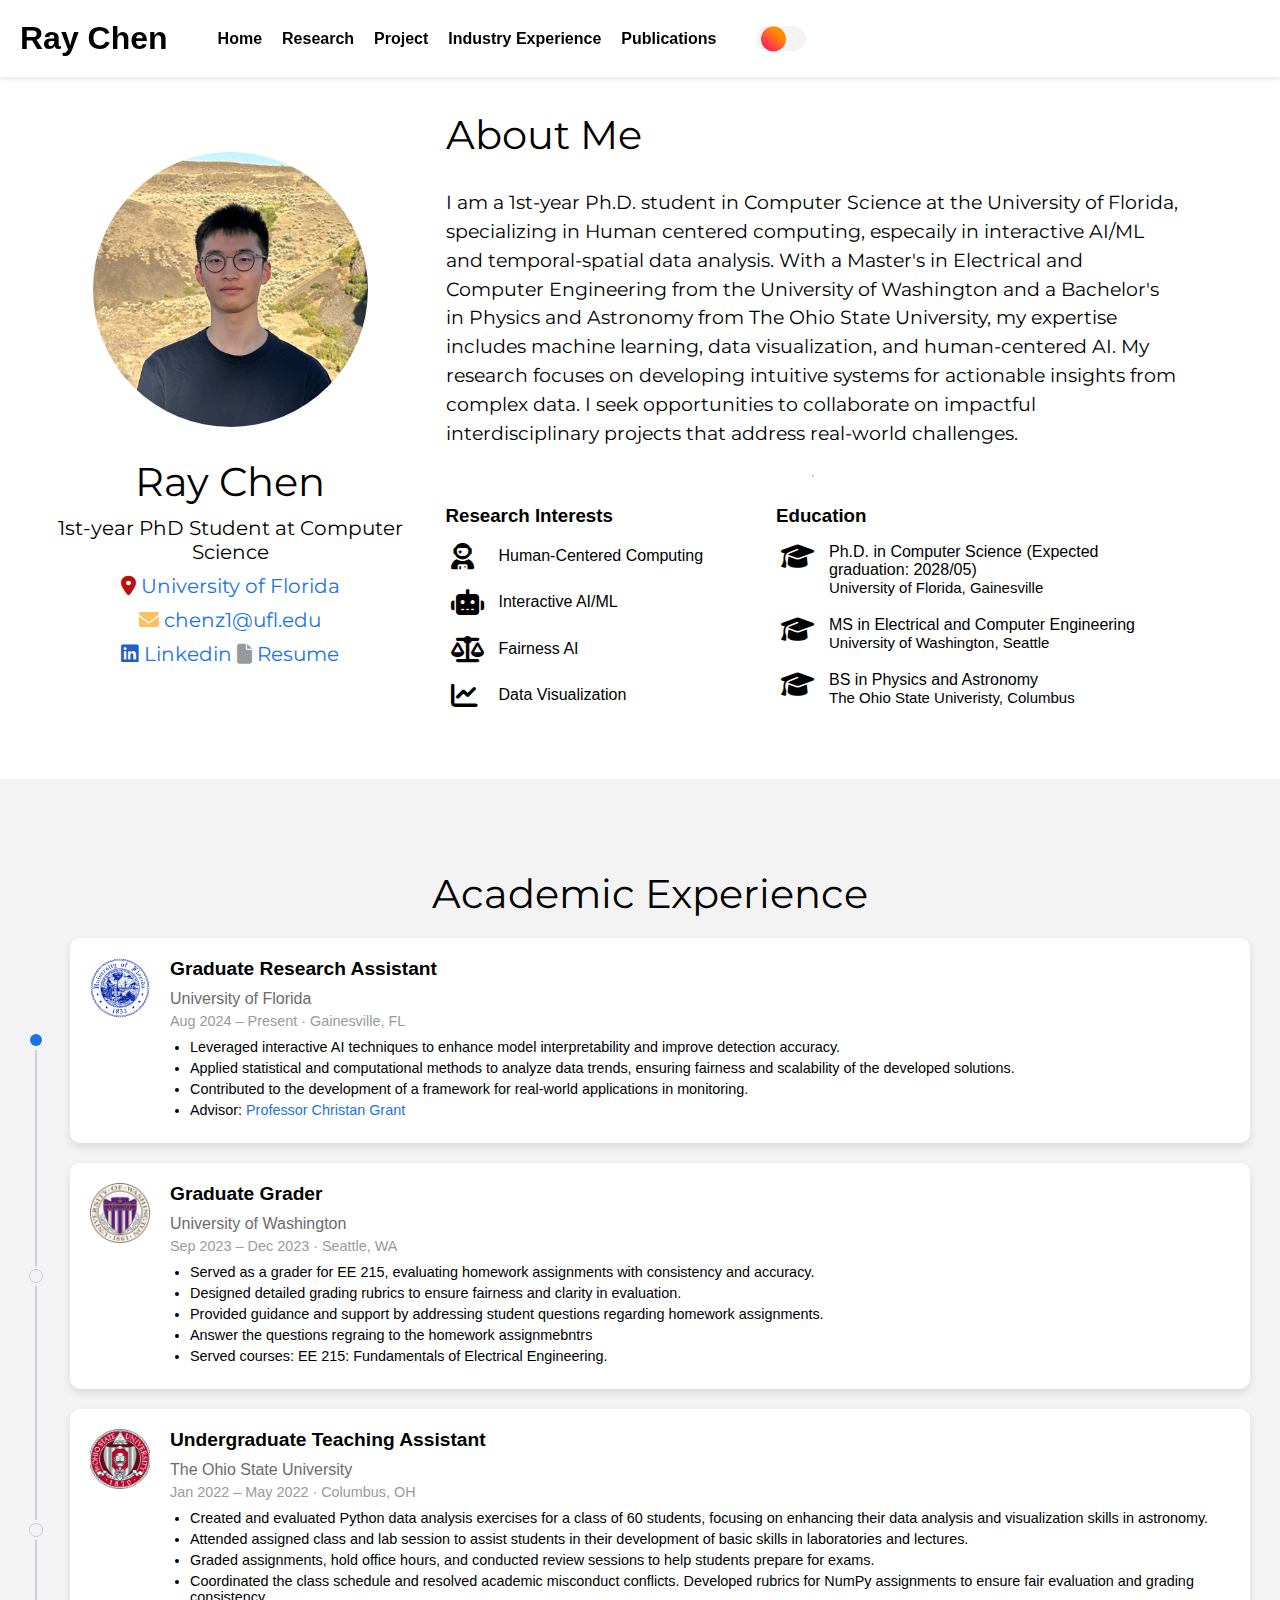
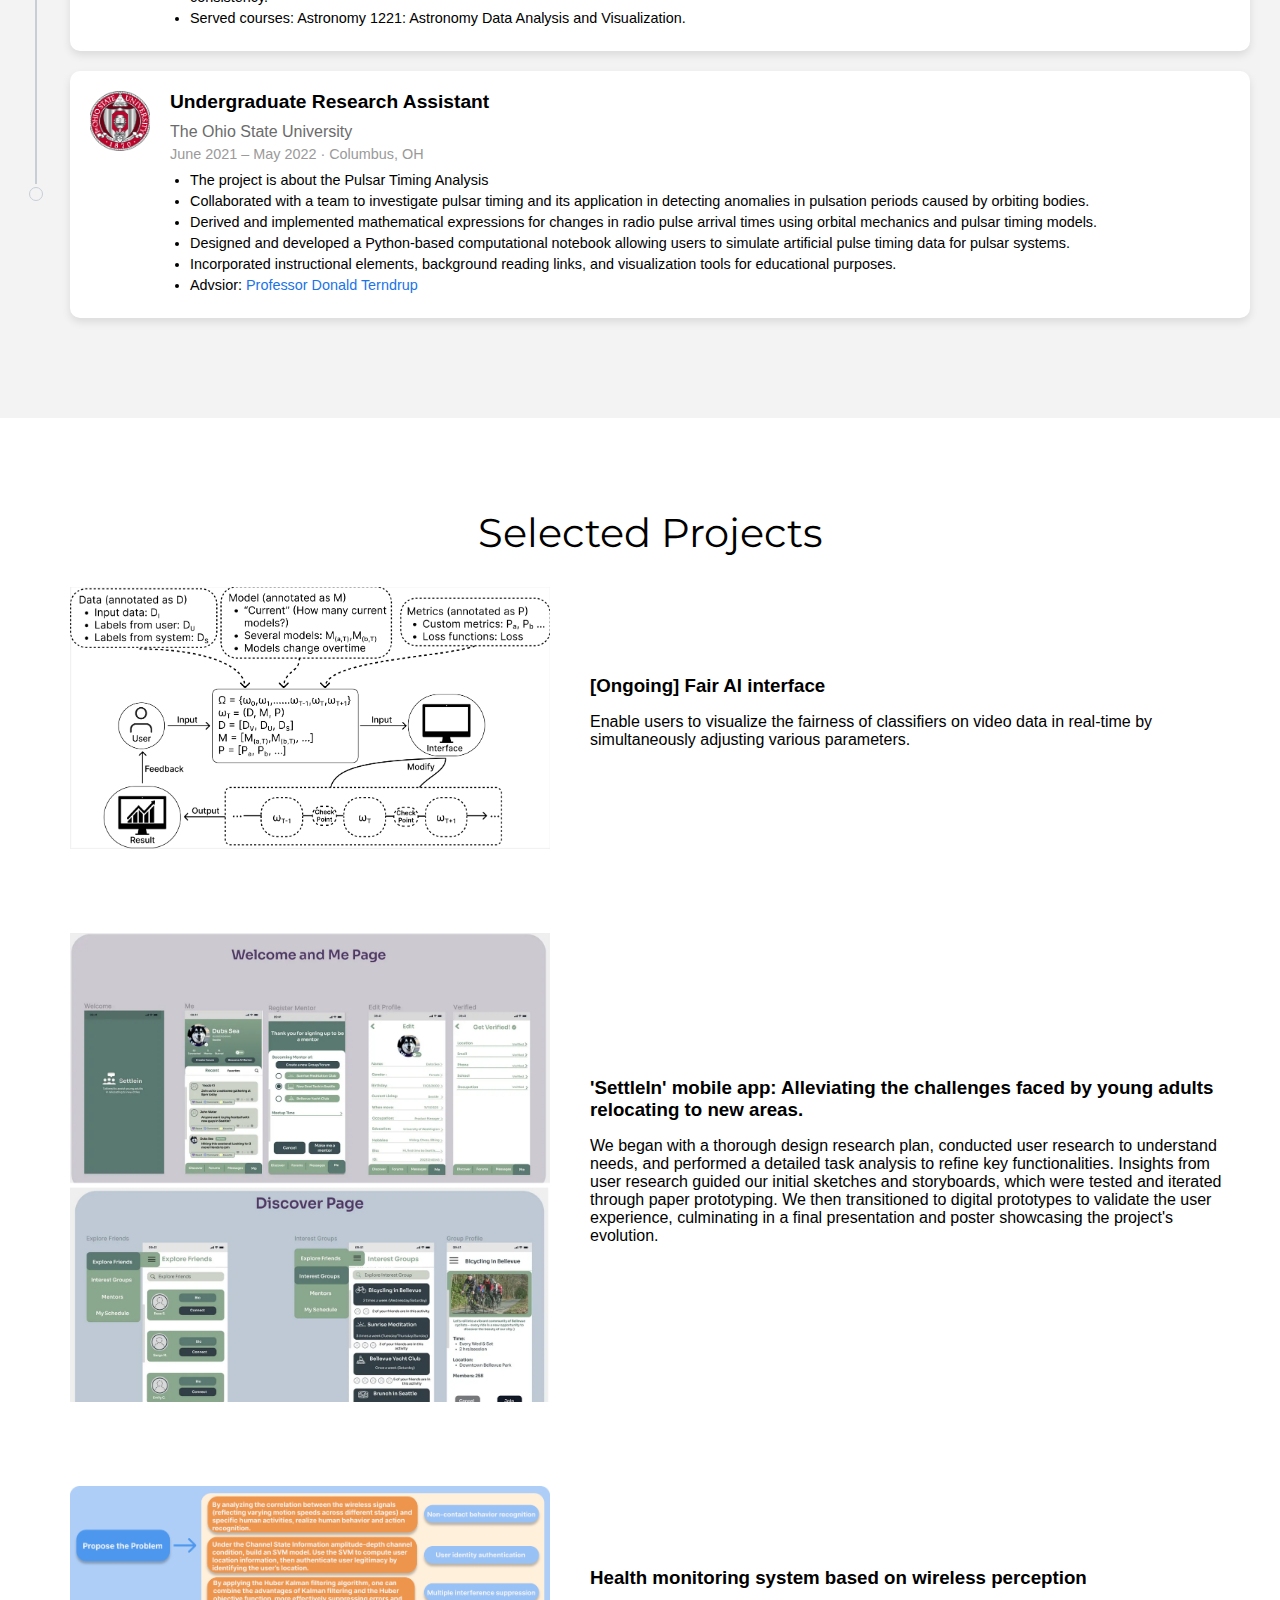
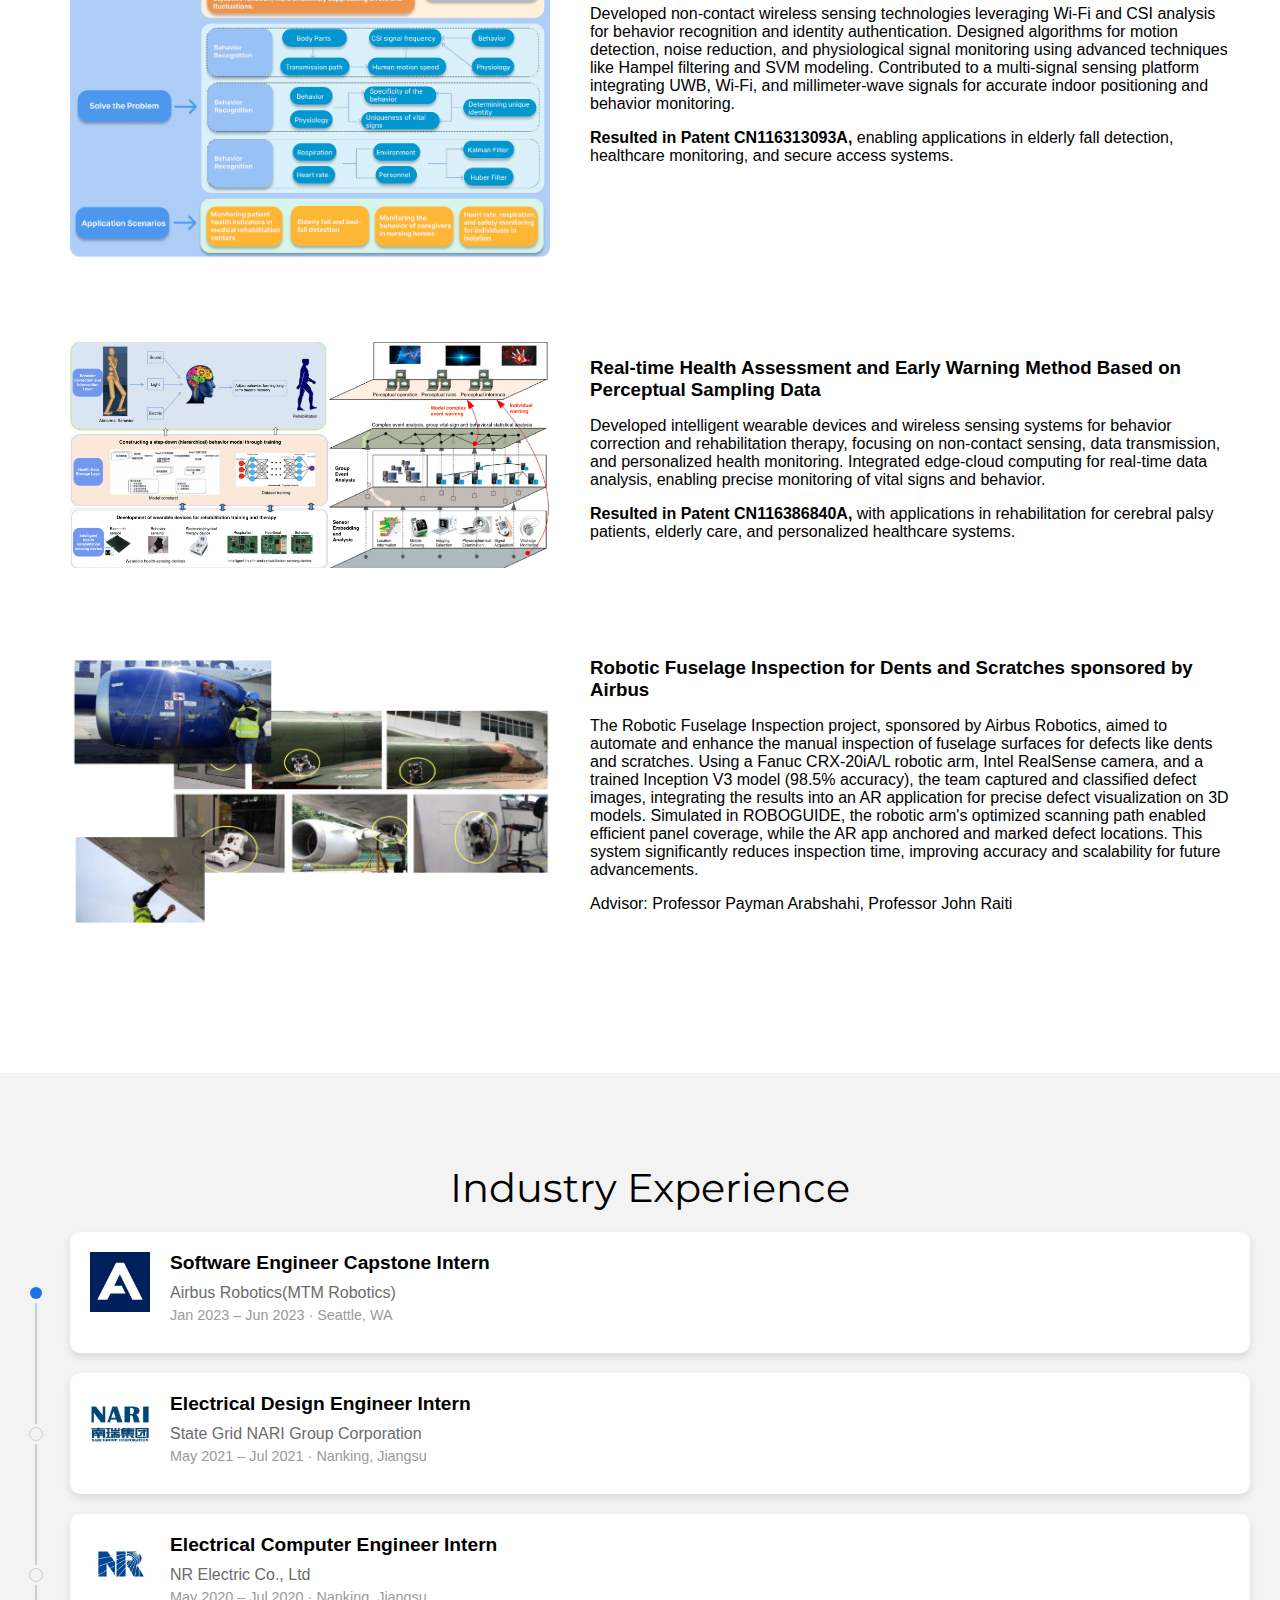
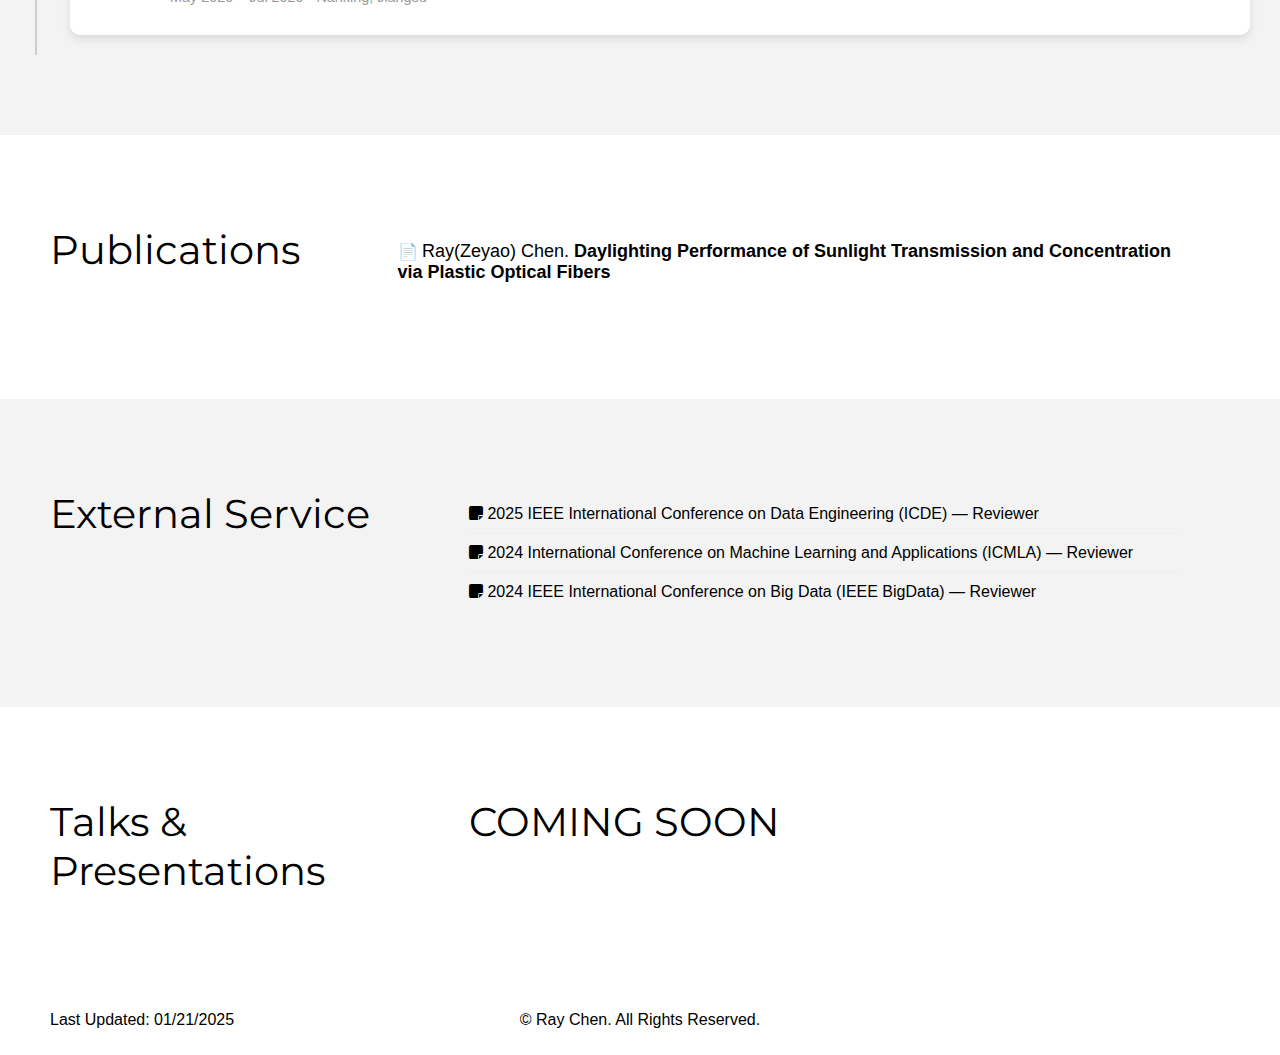
<file: index.html>
<!DOCTYPE html>
 <html lang="en">
  <head>
		<title>Ray Chen</title>
		<!-- link to main stylesheet -->
		<link rel="stylesheet" type="text/css" href="/css/styles.css">
    <link href="https://fonts.googleapis.com/css2?family=Exo+2:wght@900&family=Oswald:wght@500&display=swap" rel="stylesheet">
    <link href="https://fonts.googleapis.com/css2?family=Montserrat:ital,wght@0,400;1,300&display=swap" rel="stylesheet">
    <link href="https://cdnjs.cloudflare.com/ajax/libs/font-awesome/6.2.0/css/all.min.css" rel="stylesheet">
    <link href="https://fonts.googleapis.com/icon?family=Material+Icons" rel="stylesheet">
	</head>
	<body>
    <header>
      <section id="nav-bar">
        <h1>Ray Chen</h1>
        <nav>
          <a href="#profile-section">Home</a>
          <a href="#research">Research</a>
          <a href="#project">Project</a>
          <a href="#teaching">Industry Experience</a>
          <a href="#publications">Publications</a>
          <!--<a href="/experience">Experience</a>-->
          <!--<a href="/gallary">Gallary</a>-->
          <!--<a href="/contact">Old Site</a>-->
        </nav>
        <!-- Add the theme toggle switch -->
        <label class="switch">
          <input id="theme-toggle" type="checkbox">
          <span class="slider"></span>
        </label>
      </section>
    </header>

    <section id="profile-section">
      <div id="profile">
        <div class="image-container">
          <img src="asserts/img/newRay.jpg" alt="Ray Chen's profile picture" class="profile-image">
        </div>
        <div class="profile-info">
          <h1 class="name">Ray Chen</h1>
          <p class="position">1st-year PhD Student at Computer Science</p>
          <p class="university"><a href="https://www.cise.ufl.edu">
            <i class="fas fa-map-marker-alt" style="color: rgb(185, 15, 15);"></i>
            University of Florida
          </p>
          <p class="email"><a href="mailto:chenz1@ufl.edu">
            <i class="fas fa-envelope" style="color: rgba(247, 161, 12, 0.661);" ></i>
            chenz1@ufl.edu</a>
          </p>
          <p class="email"><a href="https://www.linkedin.com/in/rray-zchen1/">
            <i class="fab fa-linkedin" style="color: rgb(32, 93, 198);"></i>
            Linkedin</a>
            <a href="https://rkc8626.github.io/resume.html">
              <i class="fas fa-file" style="color: rgba(21, 24, 30, 0.461);"></i>
              Resume</a>
          </p>

        </div>
      </div>
      <div id="about">
        <h1>About Me</h1>
        <p id="intro">
          I am a 1st-year Ph.D. student in Computer Science at the University of Florida, specializing
          in Human centered computing, especaily in interactive AI/ML and temporal-spatial data analysis.
           With a Master's in Electrical and Computer Engineering from the University of Washington
           and a Bachelor's in Physics and Astronomy from The Ohio State University, my expertise
           includes machine learning, data visualization, and human-centered AI. My research focuses
           on developing intuitive systems for actionable insights from complex data. I seek opportunities
           to collaborate on impactful interdisciplinary projects that address real-world challenges.
        </p>
        <hr>
        <div class="edu-interest">
          <div class="column1">
            <h3>Research Interests</h3>
            <ul>
              <li> <span class="fa-solid fa-user-astronaut"></span>
                <section class="details-container">
                  <p class="course">Human-Centered Computing</p>
                </section>
              </li>
              <li><span class="fa-solid fa-robot"></span>
                <section class="details-container">
                  <p class="course">Interactive AI/ML</p>
                </section>
              </li>
              <li><span class="fa-solid fa-balance-scale"></span>
                <section class="details-container">
                  <p class="course">Fairness AI</p>
                </section>
              </li>
              <li> <span class="fa-solid fa-chart-line"></span>
                <section class="details-container">
                  <p class="course">Data Visualization</p>
                </section>
              </li>
            </ul>
          </div>

          <div class="column2">
            <h3>Education</h3>
            <ul>
              <li>
                <span class="fas fa-graduation-cap"></span>
                <section class="details-container">
                  <p class="course">Ph.D. in Computer Science (Expected graduation: 2028/05)</p>
                  <p class="institution">University of Florida, Gainesville</p>
                </section>
              </li>
              <li>
                <span class="fas fa-graduation-cap"></span>
                <section class="details-container">
                  <p class="course">MS in Electrical and Computer Engineering</p>
                  <p class="institution">University of Washington, Seattle</p>
                </section>
              </li>
              <li>
                <span class="fas fa-graduation-cap"></span>
                <section class="details-container">
                  <p class="course">BS in Physics and Astronomy</p>
                  <p class="institution">The Ohio State Univeristy, Columbus</p>
                </section>
              </li>
            </ul>
          </div>
        </div>
      </div>
    </section>

    <section id="research">
      <h2>Academic Experience</h2>
      <div class="timeline-container">

        <div class="teaching-card card1">
          <div class="teaching-logo">
            <img src="asserts/symbol/uf.png" alt="University Logo">
          </div>
          <div class="teaching-details">
            <h3>Graduate Research Assistant</h3>
            <p class="organization">University of Florida</p>
            <p class="date-location">Aug 2024 – Present · Gainesville, FL</p>
            <ul>
              <li>Leveraged interactive AI techniques to enhance model interpretability and improve detection accuracy.</li>
              <li>Applied statistical and computational methods to analyze data trends, ensuring fairness and scalability of the developed solutions.</li>
              <li>Contributed to the development of a framework for real-world applications in monitoring.</li>
              <li>Advisor: <a href="https://ceg.me//">Professor Christan Grant</a></li>
            </ul>
          </div>
          <div class="circle"></div>
          <div class="line"></div>
        </div>

        <!-- First teaching experience -->
        <div class="teaching-card card2">
          <div class="teaching-logo">
            <img src="asserts/symbol/uw.png" alt="University Logo">
          </div>
          <div class="teaching-details">
            <h3>Graduate Grader</h3>
            <p class="organization">University of Washington</p>
            <p class="date-location">Sep 2023 – Dec 2023 · Seattle, WA</p>
            <ul>
              <li>Served as a grader for EE 215, evaluating homework assignments with consistency and accuracy.</li>
              <li>Designed detailed grading rubrics to ensure fairness and clarity in evaluation.</li>
              <li>Provided guidance and support by addressing student questions regarding homework assignments.</li>
              <li>Answer the questions regraing to the homework assignmebntrs</li>
              <li>Served courses: EE 215: Fundamentals of Electrical Engineering.</li>
            </ul>
          </div>
          <div class="line"></div>
          <div class="circle"></div>
          <div class="lineToo"></div>
        </div>

        <!-- Second teaching experience -->
        <div class="teaching-card card2">
          <div class="teaching-logo">
            <img src="asserts/symbol/osu.png" alt="University Logo">
          </div>
          <div class="teaching-details">
            <h3>Undergraduate Teaching Assistant</h3>
            <p class="organization">The Ohio State University</p>
            <p class="date-location">Jan 2022 – May 2022 · Columbus, OH</p>
            <ul>
              <li>Created and evaluated Python data analysis exercises for a class of 60 students, focusing on enhancing their data
               analysis and visualization skills in astronomy.</li>
			        <li>Attended assigned class and lab session to assist students in their development of basic skills in laboratories and lectures.</li>
				      <li>Graded assignments, hold office hours, and conducted review sessions to help students prepare for exams.</li>
              <li>Coordinated the class schedule and resolved academic misconduct conflicts. Developed rubrics for NumPy assignments
                to ensure fair evaluation and grading consistency.</li>
              <li>Served courses: Astronomy 1221: Astronomy Data Analysis and Visualization.</li>
            </ul>
          </div>
          <div class="line"></div>
          <div class="circle"></div>
          <div class="lineToo"></div>
        </div>

        <div class="teaching-card card2">
          <div class="teaching-logo">
            <img src="asserts/symbol/osu.png" alt="University Logo">
          </div>
          <div class="teaching-details">
            <h3>Undergraduate Research Assistant</h3>
            <p class="organization">The Ohio State University</p>
            <p class="date-location">June 2021 – May 2022 · Columbus, OH</p>
            <ul>
              <li>The project is about the Pulsar Timing Analysis</li>
              <li>Collaborated with a team to investigate pulsar timing and its application in detecting anomalies in pulsation periods caused by orbiting bodies.</li>
              <li>Derived and implemented mathematical expressions for changes in radio pulse arrival times using orbital mechanics and pulsar timing models.</li>
              <li>Designed and developed a Python-based computational notebook allowing users to simulate artificial pulse timing data for pulsar systems.</li>
              <li>Incorporated instructional elements, background reading links, and visualization tools for educational purposes.</li>
              <li>Advsior: <a href="https://astronomy.osu.edu/people/terndrup.1">Professor Donald Terndrup</a></li>
            </ul>
          </div>
          <div class="circle"></div>
          <div class="lineToo"></div>
        </div>
      </div>
    </section>

    <section id="project">
      <h2>Selected Projects</h2>

      <div class="project-card">
        <div class="project-logo">
          <img src="asserts/img/fai flow chart.png" alt="TBD">
        </div>
        <div class="project-content">
          <h3><a href="/project/equityengine">[Ongoing] Fair AI interface</a></h3>
          <p>Enable users to visualize the fairness of classifiers on video data in
            real-time by simultaneously adjusting various parameters.</p>
          <!--<div class="project-links">
            <button onclick="location.href='URL_TO_SLIDES'">Slides</button>
            <button onclick="location.href='URL_TO_GITHUB'">GitHub</button>
          </div>-->
        </div>
      </div>

      <div class="project-card">
        <div class="project-logo">
          <img src="asserts/img/settle.png" alt="TBD">
        </div>
        <div class="project-content">
          <h3><a href="https://cse440.medium.com/new-in-town-683af59020ea">'SettleIn' mobile app: Alleviating the challenges faced by young adults relocating to new areas.</a></h3>
          <p> We began with a thorough design research plan, conducted user research to understand needs, and
            performed a detailed task analysis to refine key functionalities. Insights from user
            research guided our initial sketches and storyboards, which were tested and iterated
            through paper prototyping. We then transitioned to digital prototypes to validate the
            user experience, culminating in a final presentation and poster showcasing the project's
            evolution.</p>
          <!--<div class="project-links">
            <button onclick="location.href='URL_TO_SLIDES'">Slides</button>
            <button onclick="location.href='URL_TO_GITHUB'">GitHub</button>
          </div>-->
        </div>
      </div>

      <div class="project-card">
        <div class="project-logo">
          <img src="asserts/img/Health monitoring system based on wireless perception.png" alt="TBD">
        </div>
        <div class="project-content">
          <h3>Health monitoring system based on wireless perception</a></h3>
          <p>Developed non-contact wireless sensing technologies leveraging Wi-Fi and CSI analysis for behavior recognition and identity authentication.
            Designed algorithms for motion detection, noise reduction, and physiological signal monitoring using advanced techniques like Hampel filtering and SVM modeling.
            Contributed to a multi-signal sensing platform integrating UWB, Wi-Fi, and millimeter-wave signals for accurate indoor positioning and behavior monitoring.
          </p>
          <p><b>Resulted in Patent CN116313093A,</b> enabling applications in elderly fall detection, healthcare monitoring, and secure access systems.</p>
          <!--<div class="project-links">
            <button onclick="location.href='URL_TO_SLIDES'">Slides</button>
            <button onclick="location.href='URL_TO_GITHUB'">GitHub</button>
          </div>-->
        </div>
      </div>

      <div class="project-card">
        <div class="project-logo">
          <img src="asserts/img/eal-time Health Assessment and Early Warning Method Based on Perceptual Sampling Data.png" alt="TBD">
        </div>
        <div class="project-content">
          <h3>Real-time Health Assessment and Early Warning Method Based on Perceptual Sampling Data</a></h3>
          <p>Developed intelligent wearable devices and wireless sensing systems for behavior correction and rehabilitation therapy,
            focusing on non-contact sensing, data transmission, and personalized health monitoring.
            Integrated edge-cloud computing for real-time data analysis, enabling precise monitoring of vital signs and behavior.
          </p>
          <p><b>Resulted in Patent CN116386840A,</b> with applications in rehabilitation for cerebral palsy patients, elderly care, and personalized healthcare systems.</p>
          <!--<div class="project-links">
            <button onclick="location.href='URL_TO_SLIDES'">Slides</button>
            <button onclick="location.href='URL_TO_GITHUB'">GitHub</button>
          </div>-->
        </div>
      </div>

      <div class="project-card">
        <div class="project-logo">
          <img src="asserts/img/aribus_dents.png" alt="TBD">
        </div>
        <div class="project-content">
          <h3><a href="https://www.engr.washington.edu/industry/capstone-projects/2022-2023/airbus-robotics/robotic-fuselage-inspection-for-dents-and-scratches">Robotic Fuselage Inspection for Dents and Scratches sponsored by Airbus</a></h3>
          <p>The Robotic Fuselage Inspection project, sponsored by Airbus Robotics, aimed to automate
            and enhance the manual inspection of fuselage surfaces for defects like dents and scratches.
            Using a Fanuc CRX-20iA/L robotic arm, Intel RealSense camera, and a trained Inception V3
            model (98.5% accuracy), the team captured and classified defect images, integrating the
            results into an AR application for precise defect visualization on 3D models. Simulated
            in ROBOGUIDE, the robotic arm's optimized scanning path enabled efficient panel coverage,
            while the AR app anchored and marked defect locations. This system significantly reduces
            inspection time, improving accuracy and scalability for future advancements.
         </p>
         <p>Advisor: <a href="https://people.ece.uw.edu/arabshahi/">Professor Payman Arabshahi</a>, <a href="https://people.ece.uw.edu/raiti_john/">Professor John Raiti</a></p>
          <!--<div class="project-links">
            <button onclick="location.href='URL_TO_SLIDES'">Slides</button>
            <button onclick="location.href='URL_TO_GITHUB'">GitHub</button>
          </div>-->
        </div>
      </div>

    </section>

    <section id="teaching">
      <h2>Industry Experience</h2>
      <div class="timeline-container">

        <div class="teaching-card card1">
          <div class="teaching-logo">
            <img src="asserts/symbol/airbus_robotics_logo.jpg" alt="Logo">
          </div>
          <div class="teaching-details">
            <h3>Software Engineer Capstone Intern</h3>
            <p class="organization">Airbus Robotics(MTM Robotics)</p>
            <p class="date-location">Jan 2023 – Jun 2023 · Seattle, WA</p>
            <ul>
              <!-- <li>Need more</li> -->
            </ul>
          </div>
          <div class="circle"></div>
          <div class="line"></div>
        </div>

        <div class="teaching-card card2">
          <div class="teaching-logo">
            <img src="asserts/symbol/State Grid NARI Group Corporation.jpg" alt="Logo">
          </div>
          <div class="teaching-details">
            <h3>Electrical Design Engineer Intern</h3>
            <p class="organization">State Grid NARI Group Corporation</p>
            <p class="date-location">May 2021 – Jul 2021 · Nanking, Jiangsu</p>
            <ul>
              <!-- <li>Need more</li> -->
            </ul>
          </div>
          <div class="line"></div>
          <div class="circle"></div>
          <div class="lineToo"></div>
        </div>

        <div class="teaching-card card2">
          <div class="teaching-logo">
            <img src="asserts/symbol/NR Electric Co., Ltd .jpg" alt="Logo">
          </div>
          <div class="teaching-details">
            <h3>Electrical Computer Engineer Intern</h3>
            <p class="organization">NR Electric Co., Ltd</p>
            <p class="date-location">May 2020 – Jul 2020 · Nanking, Jiangsu</p>
            <ul>
              <!-- <li>Need more</li> -->
            </ul>
          </div>
          <div class="line"></div>
          <div class="circle"></div>
          <div class="lineToo"></div>
        </div>


      </div>
    </section>

    <section id="publications">
      <div class="left-section">
        <h2>Publications</h2>
      </div>
      <div class="right-section">
        <ul>
            <li>
                <span>📄</span>
                <p>Ray(Zeyao) Chen. <strong>Daylighting Performance of Sunlight Transmission and Concentration via Plastic Optical Fibers</strong></p>
                <div class="links">
                    <!-- <a>PDF (COMING SOON, available in Feb 2025)</a>
                    <a>Cite (COMING SOON, available in Feb 2025)</a> -->
                    <!--<a href="#">DOI</a>-->
                </div>
            </li>
            <!-- Repeat similar blocks for other publications -->
        </ul>
        <!--<a href="#" class="see-all">SEE ALL PUBLICATIONS ></a>-->
      </div>
    </section>

    <section id="service">
      <div class="left-section">
        <h2>External Service</h2>
      </div>
      <div class="right-section">
        <ul>
          <li>
            <span>
              <i class="fa-solid fa-note-sticky"></i>
              2025 IEEE International Conference on Data Engineering (ICDE) — Reviewer
            </span>
          </li>
          <li>
            <span>
              <i class="fa-solid fa-note-sticky"></i>
              2024 International Conference on Machine Learning and Applications (ICMLA) — Reviewer
            </span>
          </li>
          <li>
            <span>
              <i class="fa-solid fa-note-sticky"></i>
              2024 IEEE International Conference on Big Data (IEEE BigData) — Reviewer
            </span>
          </li>
        </ul>
        <!-- <a href="#" class="see-all">SE ></a> Uncomment this line if you want a "See All" link -->
      </div>
    </section>

    <section id="talks">
      <div class="left-section">
        <h2>Talks & Presentations</h2>
      </div>
      <div class="right-section">
        <h2>COMING SOON</h2>
      </div>
    </section>

		<footer>
      <div class="footer-section left">
        <p id="last-updated">Last Updated: 01/21/2025 </p>
      </div>
      <div class="footer-section center">
        <p>
          <!--Site created by Ray Chen. All other attributions cited in page source.-->
          © Ray Chen. All Rights Reserved.
        </p>
      </div>
      <div class="footer-section right"></div> <!-- Invisible spacer -->
    </footer>


      <!-- Add JavaScript -->
  <script>
const themeToggle = document.getElementById('theme-toggle');

// Check for saved theme preference
const savedTheme = localStorage.getItem('theme');
if (savedTheme) {
  document.body.classList.add(savedTheme);
  document.querySelector('header').classList.add(savedTheme);
  document.querySelector('nav').classList.add(savedTheme);
  document.querySelector('footer').classList.add(savedTheme);
  themeToggle.checked = savedTheme === 'dark-mode';
}

// Toggle dark/light mode
themeToggle.addEventListener('change', () => {
  if (themeToggle.checked) {
    document.body.classList.add('dark-mode');
    document.body.classList.remove('light-mode');
    document.querySelector('header').classList.add('dark-mode');
    document.querySelector('header').classList.remove('light-mode');
    document.querySelector('nav').classList.add('dark-mode');
    document.querySelector('nav').classList.remove('light-mode');
    document.querySelector('footer').classList.add('dark-mode');
    document.querySelector('footer').classList.remove('light-mode');
    localStorage.setItem('theme', 'dark-mode');
  } else {
    document.body.classList.add('light-mode');
    document.body.classList.remove('dark-mode');
    document.querySelector('header').classList.add('light-mode');
    document.querySelector('header').classList.remove('dark-mode');
    document.querySelector('nav').classList.add('light-mode');
    document.querySelector('nav').classList.remove('dark-mode');
    document.querySelector('footer').classList.add('light-mode');
    document.querySelector('footer').classList.remove('dark-mode');
    localStorage.setItem('theme', 'light-mode');
  }
});

  </script>
	</body>
</html>
</file>
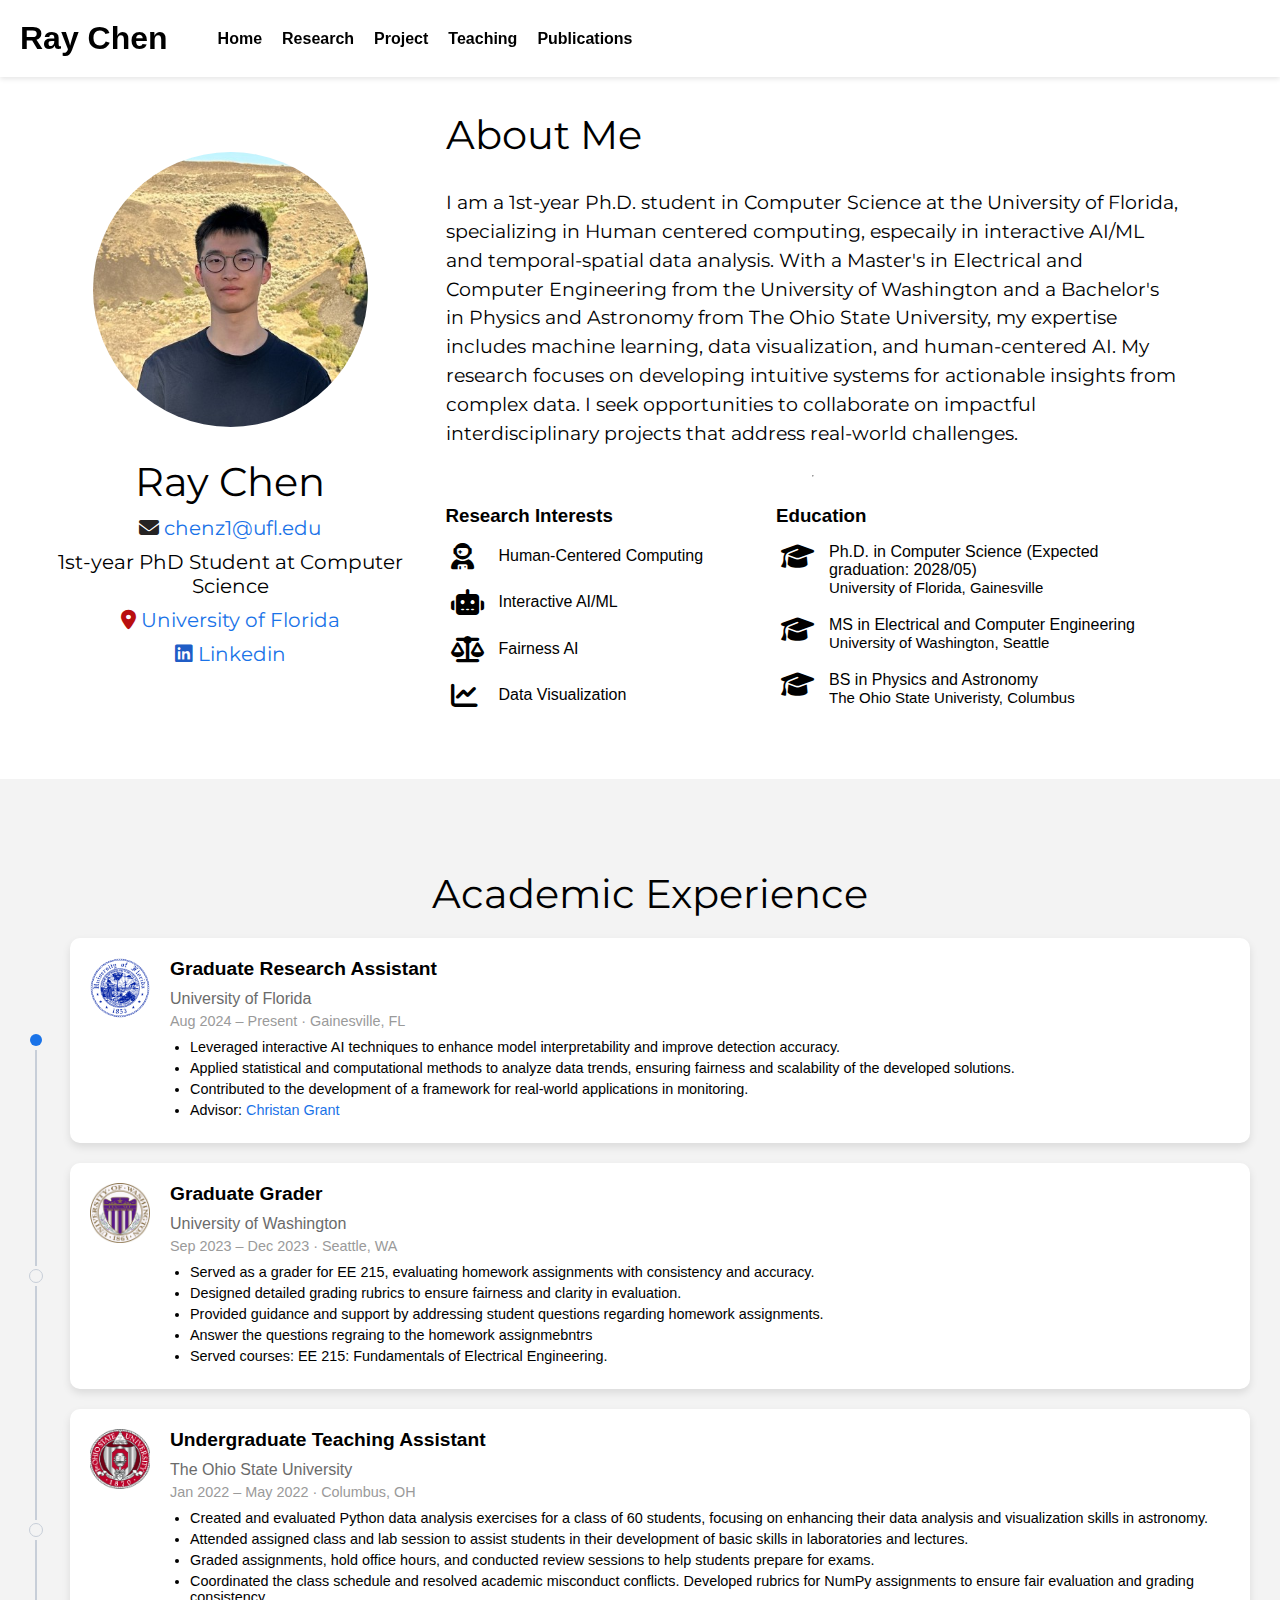
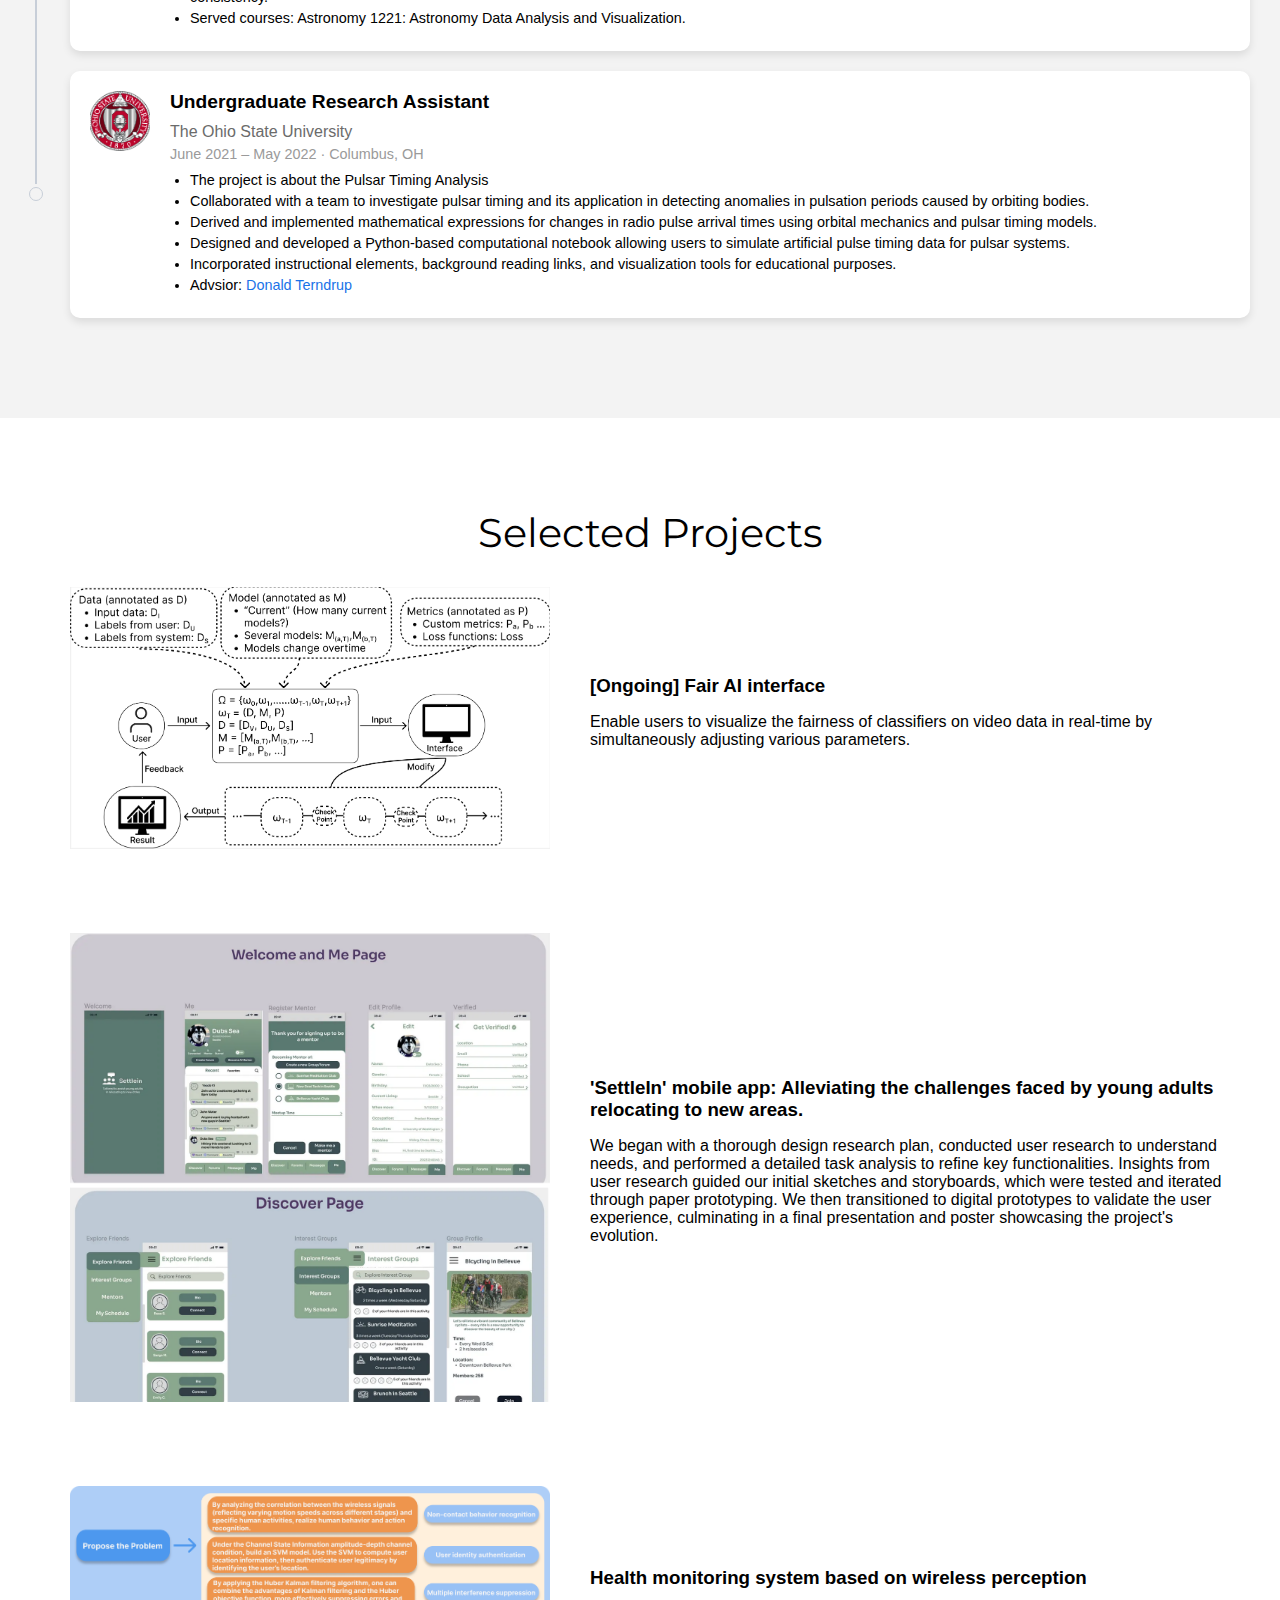
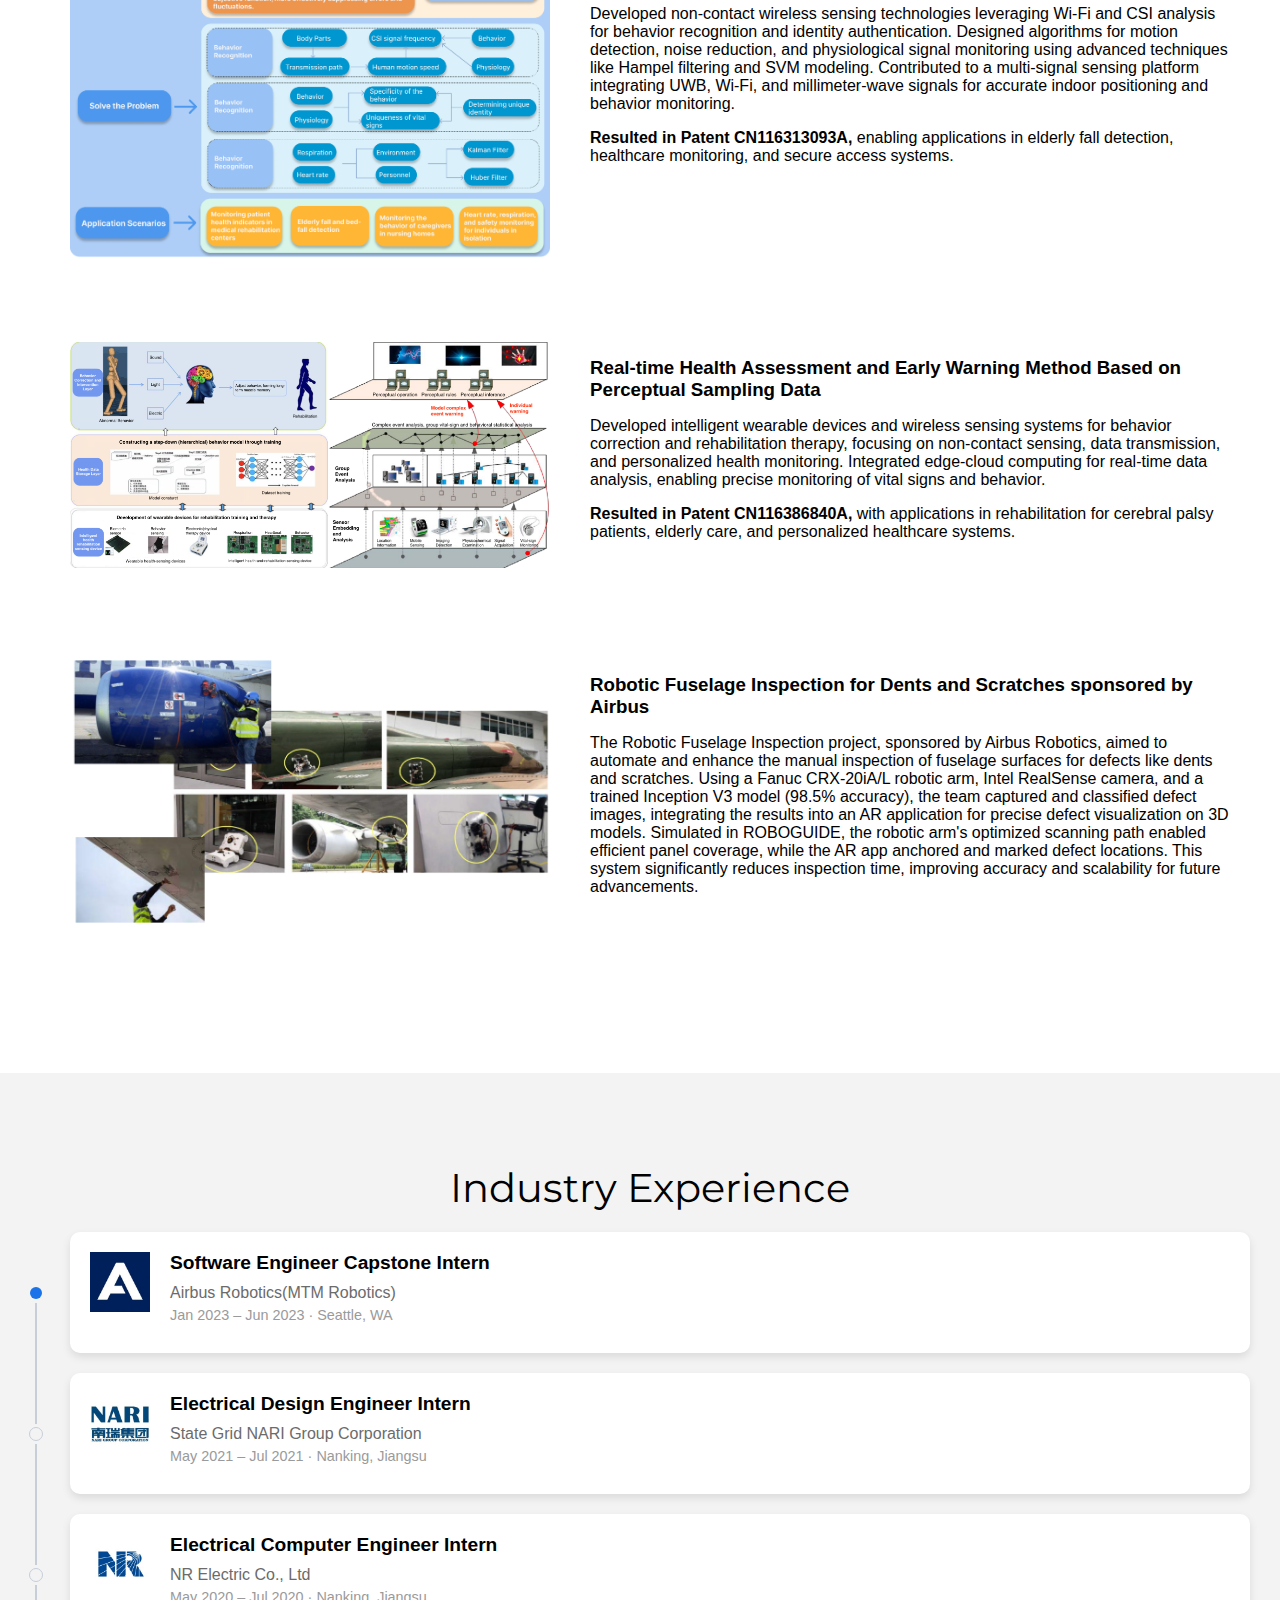
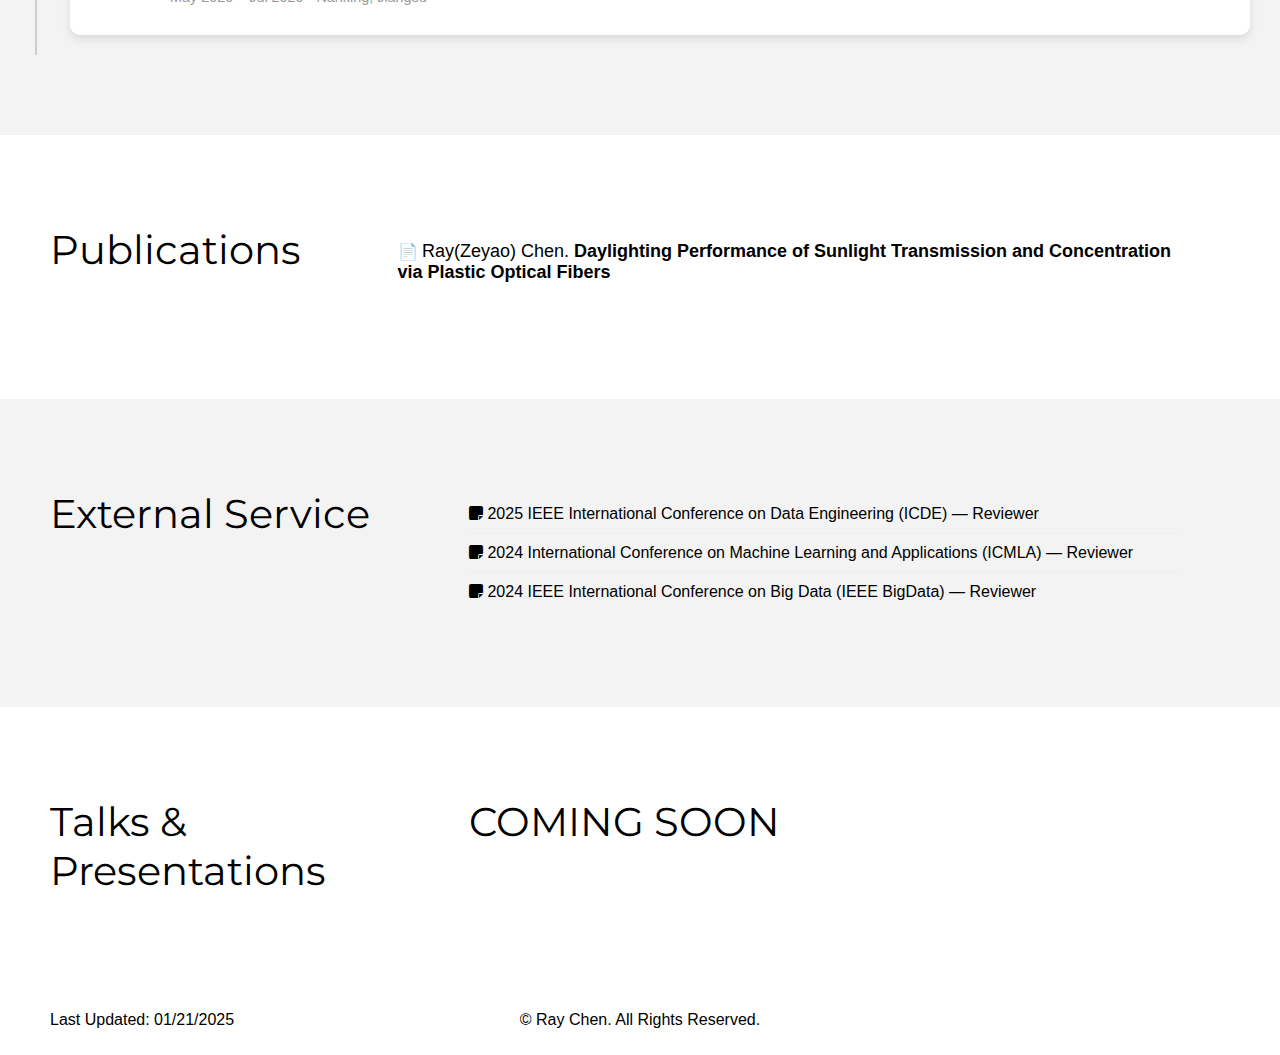
<file: example.html>
<!DOCTYPE html>
 <html lang="en">
  <head>
		<title>Ray Chen</title>
		<!-- link to main stylesheet -->
		<link rel="stylesheet" type="text/css" href="/css/styles.css">
    <link href="https://fonts.googleapis.com/css2?family=Exo+2:wght@900&family=Oswald:wght@500&display=swap" rel="stylesheet">
    <link href="https://fonts.googleapis.com/css2?family=Montserrat:ital,wght@0,400;1,300&display=swap" rel="stylesheet">
    <link href="https://cdnjs.cloudflare.com/ajax/libs/font-awesome/6.2.0/css/all.min.css" rel="stylesheet">
	</head>
	<body>
    <header>
      <section id="nav-bar">
        <h1>Ray Chen</h1>
        <nav>
          <a href="#profile-section">Home</a>
          <a href="#research">Research</a>
          <a href="#project">Project</a>
          <a href="#teaching">Teaching</a>
          <a href="#publications">Publications</a>
          <!--<a href="/experience">Experience</a>-->
          <!--<a href="/gallary">Gallary</a>-->
          <!--<a href="/contact">Old Site</a>-->
        </nav>
      </section>
    </header>

    <section id="profile-section">
      <div id="profile">
        <div class="image-container">
          <img src="asserts/img/newRay.jpg" alt="Ray Chen's profile picture" class="profile-image">
        </div>
        <div class="profile-info">
          <h1 class="name">Ray Chen</h1>
          <p class="email"><a href="mailto:chenz1@ufl.edu">
            <i class="fas fa-envelope" style="color: rgb(37, 35, 35);" ></i>
            chenz1@ufl.edu</a>
          </p>
          <p class="position">1st-year PhD Student at Computer Science</p>
          <p class="university"><a href="https://www.cise.ufl.edu">
            <i class="fas fa-map-marker-alt" style="color: rgb(185, 15, 15);"></i>
            University of Florida
          </p>
          <p class="email"><a href="https://www.linkedin.com/in/rray-zchen1/">
            <i class="fab fa-linkedin" style="color: rgb(32, 93, 198);"></i>
            Linkedin</a>
          </p>
        </div>
      </div>
      <div id="about">
        <h1>About Me</h1>
        <p id="intro">
          I am a 1st-year Ph.D. student in Computer Science at the University of Florida, specializing
          in Human centered computing, especaily in interactive AI/ML and temporal-spatial data analysis.
           With a Master's in Electrical and Computer Engineering from the University of Washington
           and a Bachelor's in Physics and Astronomy from The Ohio State University, my expertise
           includes machine learning, data visualization, and human-centered AI. My research focuses
           on developing intuitive systems for actionable insights from complex data. I seek opportunities
           to collaborate on impactful interdisciplinary projects that address real-world challenges.
        </p>
        <hr>
        <div class="edu-interest">
          <div class="column1">
            <h3>Research Interests</h3>
            <ul>
              <li><span class="fa-solid fa-user-astronaut"></span>
                <section class="details-container">
                  <p class="course">Human-Centered Computing</p>
                </section>
              </li>
              <li><span class="fa-solid fa-robot"></span>
                <section class="details-container">
                  <p class="course">Interactive AI/ML</p>
                </section>
              </li>
              <li><span class="fa-solid fa-balance-scale"></span>
                <section class="details-container">
                  <p class="course">Fairness AI</p>
                </section>
              </li>
              <li><span class="fa-solid fa-chart-line"></span>
                <section class="details-container">
                  <p class="course">Data Visualization</p>
                </section>
              </li>
            </ul>
          </div>

          <div class="column2">
            <h3>Education</h3>
            <ul>
              <li>
                <span class="fas fa-graduation-cap"></span>
                <section class="details-container">
                  <p class="course">Ph.D. in Computer Science (Expected graduation: 2028/05)</p>
                  <p class="institution">University of Florida, Gainesville</p>
                </section>
              </li>
              <li>
                <span class="fas fa-graduation-cap"></span>
                <section class="details-container">
                  <p class="course">MS in Electrical and Computer Engineering</p>
                  <p class="institution">University of Washington, Seattle</p>
                </section>
              </li>
              <li>
                <span class="fas fa-graduation-cap"></span>
                <section class="details-container">
                  <p class="course">BS in Physics and Astronomy</p>
                  <p class="institution">The Ohio State Univeristy, Columbus</p>
                </section>
              </li>
            </ul>
          </div>
        </div>
      </div>
    </section>

    <section id="research">
      <h2>Academic Experience</h2>
      <div class="timeline-container">

        <div class="teaching-card card1">
          <div class="teaching-logo">
            <img src="asserts/symbol/uf.png" alt="University Logo">
          </div>
          <div class="teaching-details">
            <h3>Graduate Research Assistant</h3>
            <p class="organization">University of Florida</p>
            <p class="date-location">Aug 2024 – Present · Gainesville, FL</p>
            <ul>
              <li>Leveraged interactive AI techniques to enhance model interpretability and improve detection accuracy.</li>
              <li>Applied statistical and computational methods to analyze data trends, ensuring fairness and scalability of the developed solutions.</li>
              <li>Contributed to the development of a framework for real-world applications in monitoring.</li>
              <li>Advisor: <a href="https://ceg.me//">Christan Grant</a></li>
            </ul>
          </div>
          <div class="circle"></div>
          <div class="line"></div>
        </div>

        <!-- First teaching experience -->
        <div class="teaching-card card2">
          <div class="teaching-logo">
            <img src="asserts/symbol/uw.png" alt="University Logo">
          </div>
          <div class="teaching-details">
            <h3>Graduate Grader</h3>
            <p class="organization">University of Washington</p>
            <p class="date-location">Sep 2023 – Dec 2023 · Seattle, WA</p>
            <ul>
              <li>Served as a grader for EE 215, evaluating homework assignments with consistency and accuracy.</li>
              <li>Designed detailed grading rubrics to ensure fairness and clarity in evaluation.</li>
              <li>Provided guidance and support by addressing student questions regarding homework assignments.</li>
              <li>Answer the questions regraing to the homework assignmebntrs</li>
              <li>Served courses: EE 215: Fundamentals of Electrical Engineering.</li>
            </ul>
          </div>
          <div class="line"></div>
          <div class="circle"></div>
          <div class="lineToo"></div>
        </div>

        <!-- Second teaching experience -->
        <div class="teaching-card card2">
          <div class="teaching-logo">
            <img src="asserts/symbol/osu.png" alt="University Logo">
          </div>
          <div class="teaching-details">
            <h3>Undergraduate Teaching Assistant</h3>
            <p class="organization">The Ohio State University</p>
            <p class="date-location">Jan 2022 – May 2022 · Columbus, OH</p>
            <ul>
              <li>Created and evaluated Python data analysis exercises for a class of 60 students, focusing on enhancing their data
               analysis and visualization skills in astronomy.</li>
			        <li>Attended assigned class and lab session to assist students in their development of basic skills in laboratories and lectures.</li>
				      <li>Graded assignments, hold office hours, and conducted review sessions to help students prepare for exams.</li>
              <li>Coordinated the class schedule and resolved academic misconduct conflicts. Developed rubrics for NumPy assignments
                to ensure fair evaluation and grading consistency.</li>
              <li>Served courses: Astronomy 1221: Astronomy Data Analysis and Visualization.</li>
            </ul>
          </div>
          <div class="line"></div>
          <div class="circle"></div>
          <div class="lineToo"></div>
        </div>

        <div class="teaching-card card2">
          <div class="teaching-logo">
            <img src="asserts/symbol/osu.png" alt="University Logo">
          </div>
          <div class="teaching-details">
            <h3>Undergraduate Research Assistant</h3>
            <p class="organization">The Ohio State University</p>
            <p class="date-location">June 2021 – May 2022 · Columbus, OH</p>
            <ul>
              <li>The project is about the Pulsar Timing Analysis</li>
              <li>Collaborated with a team to investigate pulsar timing and its application in detecting anomalies in pulsation periods caused by orbiting bodies.</li>
              <li>Derived and implemented mathematical expressions for changes in radio pulse arrival times using orbital mechanics and pulsar timing models.</li>
              <li>Designed and developed a Python-based computational notebook allowing users to simulate artificial pulse timing data for pulsar systems.</li>
              <li>Incorporated instructional elements, background reading links, and visualization tools for educational purposes.</li>
              <li>Advsior: <a href="https://astronomy.osu.edu/people/terndrup.1">Donald Terndrup</a></li>
            </ul>
          </div>
          <div class="circle"></div>
          <div class="lineToo"></div>
        </div>
      </div>
    </section>

    <section id="project">
      <h2>Selected Projects</h2>

      <div class="project-card">
        <div class="project-logo">
          <img src="asserts/img/fai flow chart.png" alt="TBD">
        </div>
        <div class="project-content">
          <h3><a href="/project/equityengine">[Ongoing] Fair AI interface</a></h3>
          <p>Enable users to visualize the fairness of classifiers on video data in
            real-time by simultaneously adjusting various parameters.</p>
          <!--<div class="project-links">
            <button onclick="location.href='URL_TO_SLIDES'">Slides</button>
            <button onclick="location.href='URL_TO_GITHUB'">GitHub</button>
          </div>-->
        </div>
      </div>

      <div class="project-card">
        <div class="project-logo">
          <img src="asserts/img/settle.png" alt="TBD">
        </div>
        <div class="project-content">
          <h3><a href="https://cse440.medium.com/new-in-town-683af59020ea">'SettleIn' mobile app: Alleviating the challenges faced by young adults relocating to new areas.</a></h3>
          <p> We began with a thorough design research plan, conducted user research to understand needs, and
            performed a detailed task analysis to refine key functionalities. Insights from user
            research guided our initial sketches and storyboards, which were tested and iterated
            through paper prototyping. We then transitioned to digital prototypes to validate the
            user experience, culminating in a final presentation and poster showcasing the project's
            evolution.</p>
          <!--<div class="project-links">
            <button onclick="location.href='URL_TO_SLIDES'">Slides</button>
            <button onclick="location.href='URL_TO_GITHUB'">GitHub</button>
          </div>-->
        </div>
      </div>

      <div class="project-card">
        <div class="project-logo">
          <img src="asserts/img/Health monitoring system based on wireless perception.png" alt="TBD">
        </div>
        <div class="project-content">
          <h3>Health monitoring system based on wireless perception</a></h3>
          <p>Developed non-contact wireless sensing technologies leveraging Wi-Fi and CSI analysis for behavior recognition and identity authentication.
            Designed algorithms for motion detection, noise reduction, and physiological signal monitoring using advanced techniques like Hampel filtering and SVM modeling.
            Contributed to a multi-signal sensing platform integrating UWB, Wi-Fi, and millimeter-wave signals for accurate indoor positioning and behavior monitoring.
          </p>
          <p><b>Resulted in Patent CN116313093A,</b> enabling applications in elderly fall detection, healthcare monitoring, and secure access systems.</p>
          <!--<div class="project-links">
            <button onclick="location.href='URL_TO_SLIDES'">Slides</button>
            <button onclick="location.href='URL_TO_GITHUB'">GitHub</button>
          </div>-->
        </div>
      </div>

      <div class="project-card">
        <div class="project-logo">
          <img src="asserts/img/eal-time Health Assessment and Early Warning Method Based on Perceptual Sampling Data.png" alt="TBD">
        </div>
        <div class="project-content">
          <h3>Real-time Health Assessment and Early Warning Method Based on Perceptual Sampling Data</a></h3>
          <p>Developed intelligent wearable devices and wireless sensing systems for behavior correction and rehabilitation therapy,
            focusing on non-contact sensing, data transmission, and personalized health monitoring.
            Integrated edge-cloud computing for real-time data analysis, enabling precise monitoring of vital signs and behavior.
          </p>
          <p><b>Resulted in Patent CN116386840A,</b> with applications in rehabilitation for cerebral palsy patients, elderly care, and personalized healthcare systems.</p>
          <!--<div class="project-links">
            <button onclick="location.href='URL_TO_SLIDES'">Slides</button>
            <button onclick="location.href='URL_TO_GITHUB'">GitHub</button>
          </div>-->
        </div>
      </div>

      <div class="project-card">
        <div class="project-logo">
          <img src="asserts/img/aribus_dents.png" alt="TBD">
        </div>
        <div class="project-content">
          <h3><a href="/project/equityengine"></a>Robotic Fuselage Inspection for Dents and Scratches sponsored by Airbus</h3>
          <p>The Robotic Fuselage Inspection project, sponsored by Airbus Robotics, aimed to automate
            and enhance the manual inspection of fuselage surfaces for defects like dents and scratches.
            Using a Fanuc CRX-20iA/L robotic arm, Intel RealSense camera, and a trained Inception V3
            model (98.5% accuracy), the team captured and classified defect images, integrating the
            results into an AR application for precise defect visualization on 3D models. Simulated
            in ROBOGUIDE, the robotic arm's optimized scanning path enabled efficient panel coverage,
            while the AR app anchored and marked defect locations. This system significantly reduces
            inspection time, improving accuracy and scalability for future advancements.
         </p>
          <!--<div class="project-links">
            <button onclick="location.href='URL_TO_SLIDES'">Slides</button>
            <button onclick="location.href='URL_TO_GITHUB'">GitHub</button>
          </div>-->
        </div>
      </div>

    </section>

    <section id="teaching">
      <h2>Industry Experience</h2>
      <div class="timeline-container">

        <div class="teaching-card card1">
          <div class="teaching-logo">
            <img src="asserts/symbol/airbus_robotics_logo.jpg" alt="Logo">
          </div>
          <div class="teaching-details">
            <h3>Software Engineer Capstone Intern</h3>
            <p class="organization">Airbus Robotics(MTM Robotics)</p>
            <p class="date-location">Jan 2023 – Jun 2023 · Seattle, WA</p>
            <ul>
              <!-- <li>Need more</li> -->
            </ul>
          </div>
          <div class="circle"></div>
          <div class="line"></div>
        </div>

        <div class="teaching-card card2">
          <div class="teaching-logo">
            <img src="asserts/symbol/State Grid NARI Group Corporation.jpg" alt="Logo">
          </div>
          <div class="teaching-details">
            <h3>Electrical Design Engineer Intern</h3>
            <p class="organization">State Grid NARI Group Corporation</p>
            <p class="date-location">May 2021 – Jul 2021 · Nanking, Jiangsu</p>
            <ul>
              <!-- <li>Need more</li> -->
            </ul>
          </div>
          <div class="line"></div>
          <div class="circle"></div>
          <div class="lineToo"></div>
        </div>

        <div class="teaching-card card2">
          <div class="teaching-logo">
            <img src="asserts/symbol/NR Electric Co., Ltd .jpg" alt="Logo">
          </div>
          <div class="teaching-details">
            <h3>Electrical Computer Engineer Intern</h3>
            <p class="organization">NR Electric Co., Ltd</p>
            <p class="date-location">May 2020 – Jul 2020 · Nanking, Jiangsu</p>
            <ul>
              <!-- <li>Need more</li> -->
            </ul>
          </div>
          <div class="line"></div>
          <div class="circle"></div>
          <div class="lineToo"></div>
        </div>


      </div>
    </section>

    <section id="publications">
      <div class="left-section">
        <h2>Publications</h2>
      </div>
      <div class="right-section">
        <ul>
            <li>
                <span>📄</span>
                <p>Ray(Zeyao) Chen. <strong>Daylighting Performance of Sunlight Transmission and Concentration via Plastic Optical Fibers</strong></p>
                <div class="links">
                    <!-- <a>PDF (COMING SOON, available in Feb 2025)</a>
                    <a>Cite (COMING SOON, available in Feb 2025)</a> -->
                    <!--<a href="#">DOI</a>-->
                </div>
            </li>
            <!-- Repeat similar blocks for other publications -->
        </ul>
        <!--<a href="#" class="see-all">SEE ALL PUBLICATIONS ></a>-->
      </div>
    </section>

    <section id="service">
      <div class="left-section">
        <h2>External Service</h2>
      </div>
      <div class="right-section">
        <ul>
          <li>
            <span>
              <i class="fa-solid fa-note-sticky"></i>
              2025 IEEE International Conference on Data Engineering (ICDE) — Reviewer
            </span>
          </li>
          <li>
            <span>
              <i class="fa-solid fa-note-sticky"></i>
              2024 International Conference on Machine Learning and Applications (ICMLA) — Reviewer
            </span>
          </li>
          <li>
            <span>
              <i class="fa-solid fa-note-sticky"></i>
              2024 IEEE International Conference on Big Data (IEEE BigData) — Reviewer
            </span>
          </li>
        </ul>
        <!-- <a href="#" class="see-all">SE ></a> Uncomment this line if you want a "See All" link -->
      </div>
    </section>

    <section id="talks">
      <div class="left-section">
        <h2>Talks & Presentations</h2>
      </div>
      <div class="right-section">
        <h2>COMING SOON</h2>
      </div>
    </section>

		<footer>
      <div class="footer-section left">
        <p id="last-updated">Last Updated: 01/21/2025 </p>
      </div>
      <div class="footer-section center">
        <p>
          <!--Site created by Ray Chen. All other attributions cited in page source.-->
          © Ray Chen. All Rights Reserved.
        </p>
      </div>
      <div class="footer-section right"></div> <!-- Invisible spacer -->
    </footer>
	</body>
</html>
</file>
<file: css/styles.css>
body {
  background-color: white;
  font-family: "Helvetica", sans-serif;
  margin: 0px;
  scroll-behavior: smooth;
}

html {
  scroll-behavior: smooth;
}

h1, h2, h3 {
  font-weight: bold;
  margin: 0;
}

h3 {
  margin-bottom: 15px;
}

.justified {
  text-align: justify;
}

#profile-section img {
  width: 275px;
  height: auto;
}

header {
  width: 100%;
  background-color: white; /* Set the background color for the header */
  position: fixed;
  top: 0;
  z-index: 1000;
  box-shadow: 0 2px 5px rgba(0,0,0,0.1); /* Optional: Adds shadow for better visibility */
}

#nav-bar {
  display: flex;
  align-items: center;
  padding: 20px 20px;
}

#nav-bar h1 {
  margin-left: 0px;
  padding-right: 40px;
}

nav {
  margin-left: 0;
  margin-right: 30px;
}

nav a {
  float: left;
  display: block;
  text-align: center;
  padding: 0px 10px;
  color: black;
  text-decoration: none;
  font-family: "Helvetica", sans-serif;
  font-weight: bold;
}

nav a:hover {
  color: #1a73e8;
}

.active {
  color: #1a73e8;
}

#profile-section {
  flex-direction: row;
  align-items: flex-start;
  justify-content: center;
  padding-right: 100px;
  padding-left: 50px;
  padding-bottom: 50px;
  gap: 35px;
}

div#about {
  flex: 0 0 65%;
  display: flex;
  flex-direction: column;
}

.image-container {
  flex: 0 0 35%; /* Image container takes up 30% of the space */
  display: flex; /* Center the image inside the container if needed */
  justify-content: center;
  align-items: center;
  margin-bottom: 20px;
}

.profile-image {
  max-width: 100%;
  border-radius: 50%;
  height: auto; /* Maintain aspect ratio */
  box-sizing: border-box;
}

#profile-section li, #profile-section {
  display: flex;
}

#profile-section, header {
  align-items: center;
}

#profile-section ul {
  padding-inline-start: 5px;
}

#profile-section li {
  align-items: start;
}

.fa-solid.fa-robot, .fas.fa-graduation-cap, .fa-solid.fa-user-astronaut, .fa-solid.fa-balance-scale, .fa-solid.fa-chart-line {
  font-size: 26.5px;
  width: 33px;
  height: 26.5px;
  margin-right: 15px;
}

.course, .institution {
  margin: 0;
}

.course {
  margin-bottom: 5px; /* Space between institution and course */
}

.institution {
  font-size: 15px;
}

#profile-section {
  margin-top: 100px;
}

#profile-section li, .controls {
  margin-bottom: 20px;
}

.controls * {
  margin-right: 10px;
}

.shaded {
  background-color: grey;
}

.details-container {
  display: inline-block;
}

.centered {
  text-align: center;
}

body, td {
  position: relative;
}

.edu-interest {
  display: flex;
  justify-content: space-between;
  margin-top: 20px;
}

.column1 {
  flex: 0 0 45%;
  text-align: left;
}

.column2 {
  flex: 0 0 55%;
  text-align: left;
}

#profile-section .column1 li {
  display: flex;
  align-items: center;
}

#profile-section .details-container .course {
  display: flex;
  align-items: center;
  margin: 0px;
}

div#profile {
  display: flex;
  flex-direction: column;
  align-items: center;
  text-align: center;
}

.email, .university {
  color: #1a73e8;
  margin: 5px 0;
}

.email a, .university a {
  text-decoration: none;
  color: inherit;
}

.teaching-card a {
  text-decoration: none;  /* Removes underline from all links */
  color: #1a73e8;           /* Sets the text color to black for all links */
}

.teaching-card a:visited {
  color: #1a73e8;           /* Keeps the text color black even after the link is visited */
}

.name, div#about h1, section#teaching h2, section#research h2, section#project h2, section#publications h2, section#service h2, section#talks h2 {
  font-size: 2.5em;
  font-family: "Montserrat", sans-serif;
  font-optical-sizing: auto;
  font-weight: 400;
  font-style: normal;
  margin: 10px 0;
}

#teaching, #research {
  flex-direction: row;
  align-items: flex-start;
  justify-content: center;
  padding: 80px 30px 80px 50px;
  gap: 35px;
  background-color: #edededa3;
}

#project {
  flex-direction: row;
  align-items: flex-start;
  justify-content: center;
  padding: 80px 30px 80px 50px;
  gap: 35px;
}

.email, .position, .university {
  font-size: 1.25em;
  font-family: "Montserrat", sans-serif;
  font-optical-sizing: auto;
  font-weight: 400;
  font-style: normal;
  margin: 10px 0;
}

#teaching h2, #research h2, #project h2{
  font-size: 1.8em;
  text-align: center;
  margin-bottom: 30px;
}

/* Timeline container styling */
.timeline-container {
  width: 100%;
  max-width: 1200px;
}

.card1,.card2,.card3 {
  position: relative;
}

.card1 .circle,.card2 .circle,.card3 .circle {
  position: absolute;
  left: -40px;
  top: 50%;
  transform: translateY(-50%);

  background-color: #1a73e8;
  width: 12px;
  height: 12px;
  border-radius: 50%;
}

.card2 .circle,.card3 .circle{
  background-color: transparent;
  outline: 1px solid #c7ced8;
}

.card2 .lineToo,.card3 .lineToo{
  width: 2px;
  position: absolute;
  left: -35px;
  top: 0;
  height: calc(50% - 10px);
  background-color: #c7ced8;
}

.card1 .line,.card2 .line{
  width: 2px;
  position: absolute;
  height:calc(50% + 10px) ;
  left: -35px;
  background-color: #c7ced8;
  top: calc(50% + 10px);
  /* transform: translateY(25% ); */
}

.teaching-card {
  display: flex;
  align-items: flex-start;
  position: relative;
  margin: 20px 0px 20px 20px;
  background-color: #ffffff;
  box-shadow: 0px 4px 8px rgba(0, 0, 0, 0.1);
  border-radius: 10px;
  padding: 20px 20px 20px 20px;
}

.teaching-logo {
  flex: 0 0 60px;
  margin-right: 20px;
}

.teaching-logo img {
  width: 60px;
  height: 60px;
  object-fit: cover;
}

.teaching-details {
  flex: 1;
}

.teaching-details h3 {
  font-size: 1.2em;
  font-weight: bold;
  margin: 0 0 10px;
}

.teaching-details .organization {
  font-size: 1em;
  color: #6b6b6b;
  margin: 0;
}

.teaching-details .date-location {
  font-size: 0.9em;
  color: #9a9a9a;
  margin: 5px 0 10px;
}

.teaching-details ul {
  list-style-type: disc;
  padding-left: 20px;
  margin: 0;
}

.teaching-details ul li {
  font-size: 0.9em;
  margin-bottom: 5px;
}

.social-icons {
  display: flex;
  gap: 10px; /* Space between icons */
  justify-content: center; /* Center the icons */
  margin-top: 15px;
}

.social-icons .icon {
  width: 30px; /* Set the size of the icons */
  height: 30px;
  background-size: cover;
  display: inline-block;
}

.project-card {
  display: flex;
  background-color: white;
  border-radius: 8px;
  /*box-shadow: 0 4px 8px rgba(0, 0, 0, 0.1);*/
  padding: 20px 0px 60px 0px;
  overflow: hidden;
}

.project-logo {
  flex: 0 0 40%;
  padding: 0px 20px;
  align-content: center;
}

.project-logo img {
  height: auto; /* Adjust size accordingly */
  max-width: 100%;
}

.project-content {
  padding: 0px 20px;
  flex-grow: 1;
  align-content: center;
}

.project-links button {
  margin-right: 10px;
  padding: 10px 20px;
  background-color: #007BFF; /* Bootstrap primary color */
  color: white;
  border: none;
  border-radius: 5px;
  cursor: pointer;
}

.project-content a {
  text-decoration: none;
  color: black;
}

.project-content a:visited {
  color: black;
}

.project-content a:hover {
  text-decoration: underline;
}

.project-links button:hover {
  background-color: #0056b3; /* Darker shade for hover effect */
}

#publications{
  display: flex; /* Aligns child elements (left and right sections) horizontally */
  background-color: white;
  padding: 80px 100px 80px 50px;
  align-items: flex-start; /* Aligns items at the start of the flex container */
}

#service{
  display: flex; /* Aligns child elements (left and right sections) horizontally */
  background-color: #edededa3;
  padding: 80px 100px 80px 50px;
  align-items: flex-start; /* Aligns items at the start of the flex container */
}

#talks {
  display: flex; /* Aligns child elements (left and right sections) horizontally */
  padding: 80px 100px 80px 50px;
  align-items: flex-start; /* Aligns items at the start of the flex container */
  background-color: white;
}

.left-section {
  flex-basis: 30%; /* Takes up 30% of the flex container */
  padding-right: 80px; /* Adds some space between the sections */
}

.right-section {
  flex-grow: 1; /* Takes the remaining space in the flex container */
}

#publications li p {
  display: inline;
  margin: 0;
  font-size: 18px;
}

#publications ul {
  list-style: none;
  padding: 0px;
}

#publications li {
  padding: 10px 0;
  border-bottom: 1px solid #eee;
}

#publications li:last-child {
  border-bottom: none;
}

#publications .links {
  padding-top: 10px;
}

#publications .links a {
  text-decoration: none;
  color: #007BFF;
  margin-right: 10px;
}

#publications .links a:hover {
  text-decoration: underline;
}

#publications .see-all {
  display: block;
  text-decoration: none;
  color: #007BFF;
  margin-top: 20px;
  font-weight: bold;
}

#publications .see-all:hover {
  text-decoration: underline;
}

#publications h2, #talks h2 {
  font-size: 1.8em;
  text-align: left-align;
  margin-bottom: 30px;
}

#service li p {
  display: inline;
  margin: 0;
  font-size: 18px;
}

#service ul {
  list-style: none;
  padding: 0px;
}

#service li {
  padding: 10px 0;
  border-bottom: 1px solid #eee;
}

#service li:last-child {
  border-bottom: none;
}

#service .links {
  padding-top: 10px;
}

#service .links a {
  text-decoration: none;
  color: #007BFF;
  margin-right: 10px;
}

#service .links a:hover {
  text-decoration: underline;
}

#service .see-all {
  display: block;
  text-decoration: none;
  color: #007BFF;
  margin-top: 20px;
  font-weight: bold;
}

#service .see-all:hover {
  text-decoration: underline;
}

#service h2 {
  font-size: 1.8em;
  text-align: left;
  margin-bottom: 30px;
}

#service .icon-section {
  display: inline-block;
  margin-right: 15px;
  font-size: 24px;
  color: #007BFF;
}

footer {
  display: flex; /* Aligns child elements (left and right sections) horizontally */
  padding: 10px 50px 10px 50px;
  justify-content: space-between;
  align-items: center; /* Aligns items at the start of the flex container */
}

.footer-section {
  flex: 1; /* Allows each section to grow equally */
  display: flex;
  justify-content: center; /* Center the content of each section */
  align-items: center;
}

.footer-section.left {
  justify-content: flex-start; /* Centers the content */
}

.footer-section.right {
  justify-content: flex-end; /* Align the content to the right */
  visibility: hidden; /* Make the right spacer invisible */
}

#intro {
  font-size: 1.2em;
  font-family: "Montserrat", sans-serif;
  font-optical-sizing: auto;
  font-weight: 400;
  font-style: normal;
  line-height: 1.5;
}

/* switch for dark and light mode */

/* The switch - the box around the slider */
.switch {
  display: block;
  --width-of-switch: 50px;
  --height-of-switch: 25px;
  /* size of sliding icon -- sun and moon */
  --size-of-icon: 25px;
  /* it is like a inline-padding of switch */
  --slider-offset: 5px;
  position: relative;
  width: var(--width-of-switch);
  height: var(--height-of-switch);
}

/* Hide default HTML checkbox */
.switch input {
  opacity: 0;
  width: 0;
  height: 0;
}

/* The slider */
.slider {
  position: absolute;
  cursor: pointer;
  top: 0;
  left: 0;
  right: 0;
  bottom: 0;
  background-color: #f4f4f5;
  transition: .4s;
  border-radius: 25px;
}

.slider:before {
  position: absolute;
  content: "";
  height: var(--size-of-icon,1.4em);
  width: var(--size-of-icon,1.4em);
  border-radius: 20px;
  left: var(--slider-offset,0.3em);
  top: 50%;
  transform: translateY(-50%);
  background: linear-gradient(40deg,#ff0080,#ff8c00 70%);
  ;
 transition: .4s;
}

input:checked + .slider {
  background-color: #202A34;
}

input:checked + .slider:before {
  left: calc(100% - (var(--size-of-icon,1.4em) + var(--slider-offset,0.3em)));
  background: #202A34;
  /* change the value of second inset in box-shadow to change the angle and direction of the moon  */
  box-shadow: inset -3px -2px 5px -2px #8983f7, inset -10px -4px 0 0 #a3dafb;
}

/* Default styles (light mode) */
/* General Light Mode Styles (default) */
body.light-mode {
  background-color: white;
  color: black;
}

header.light-mode {
  background-color: white;
  color: black;
  box-shadow: 0 2px 5px rgba(0, 0, 0, 0.1); /* Light shadow for light mode */
}

nav a.light-mode {
  color: black;
}

nav a.light-mode:hover {
  color: #1a73e8; /* Hover color */
}

/* General Dark Mode Styles */
body.dark-mode {
  background-color: #121212; /* Dark background for body */
  color: #e0e0e0; /* Light text for readability */
}

header.dark-mode {
  background-color: #202A34; /* Dark header background */
  color: #ffffff; /* Light header text */
  box-shadow: 0 2px 5px rgba(0, 0, 0, 0.7); /* Darker shadow for dark mode */
}

nav a.dark-mode {
  color: #ffffff; /* Light text for links in dark mode */
}

nav a.dark-mode:hover {
  color: #4a90e2; /* Lighter hover color for dark mode */
}

/* Adjusting the footer for both modes */
footer.light-mode {
  background-color: white;
  color: black;
}

footer.dark-mode {
  background-color: #1f1f1f;
  color: #e0e0e0;
}

/* Buttons and other elements adjustments */
button.light-mode {
  background-color: #f4f4f5;
  color: 17202A;
  border: 1px solid #ccc;
}

button.dark-mode {
  background-color: #2B353D;
  color: white;
}

button.dark-mode:hover {
  background-color: #17202A;
}

/* Links adjustment for publications and other sections */
#publications .links a.light-mode {
  color: #007BFF;
}

#publications .links a.dark-mode {
  color: #4a90e2;
}

#publications .links a.light-mode:hover,
#publications .links a.dark-mode:hover {
  text-decoration: underline;
}
</file>
